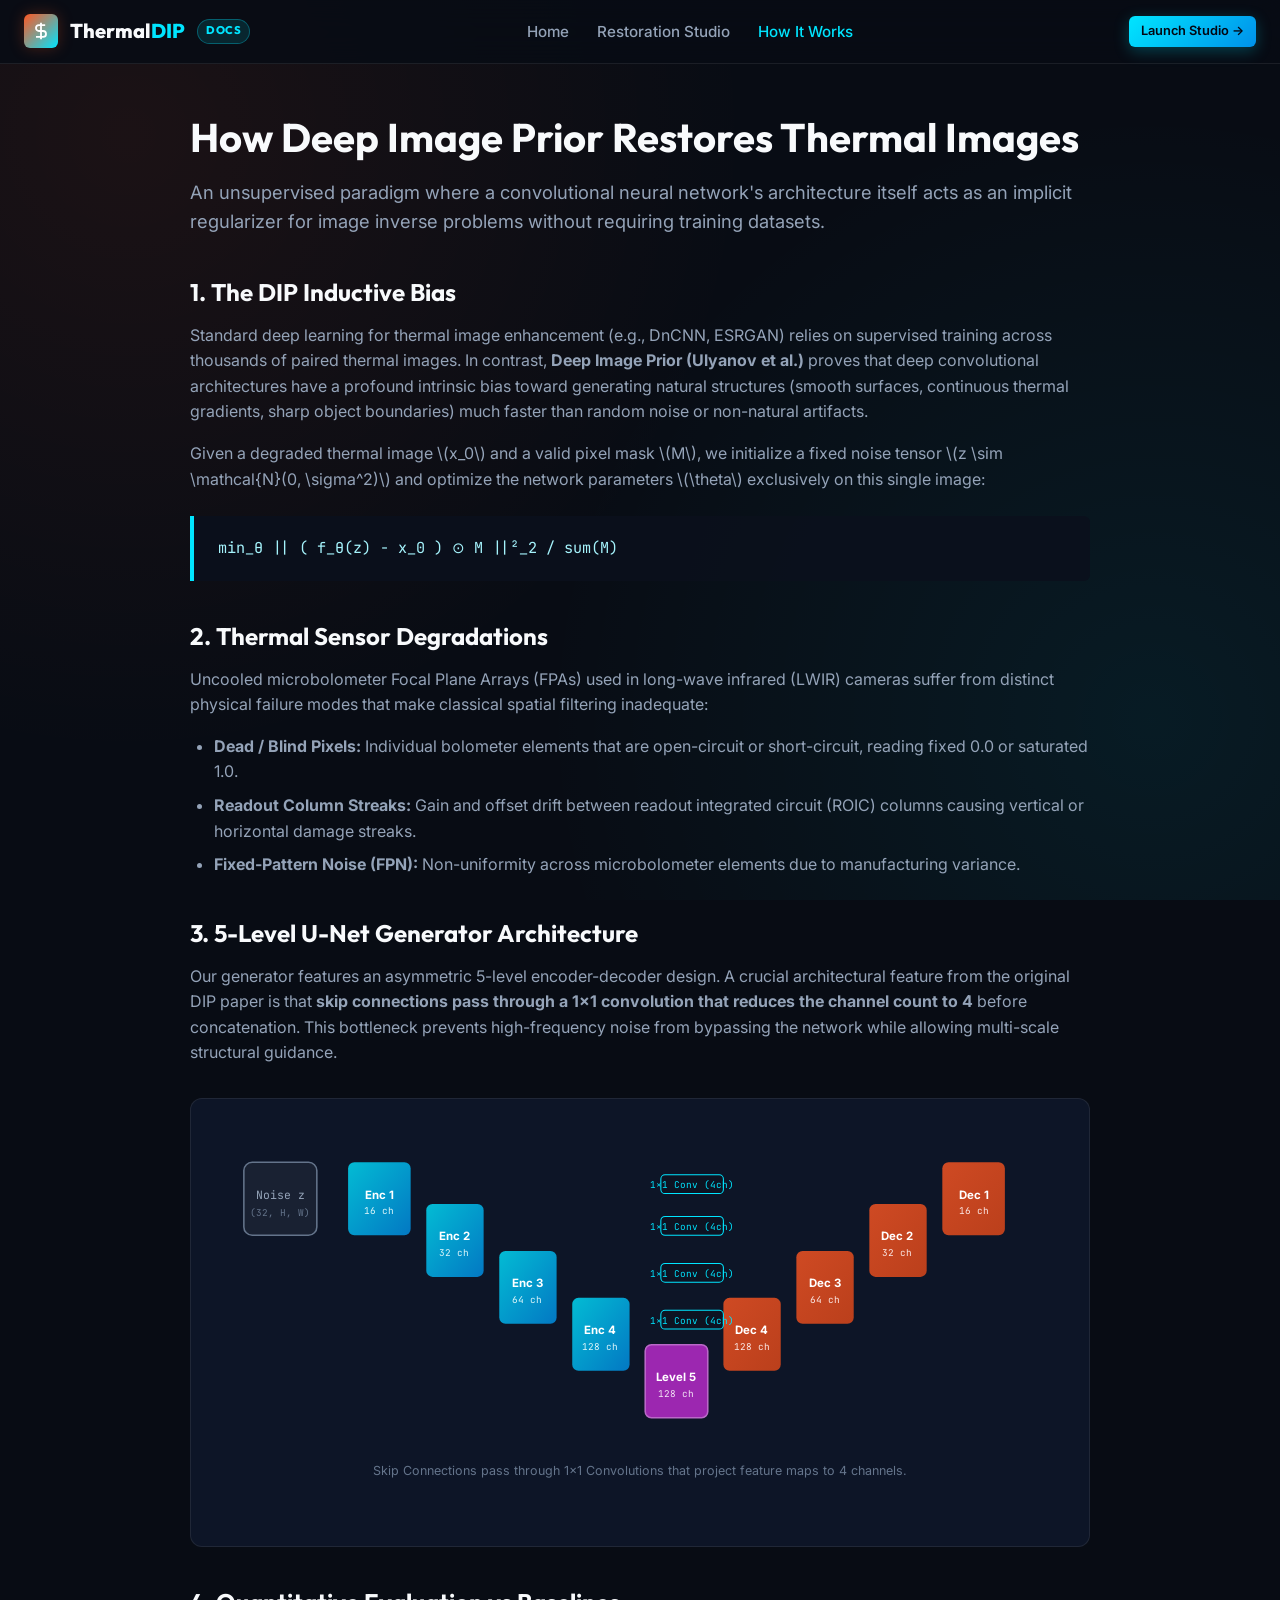
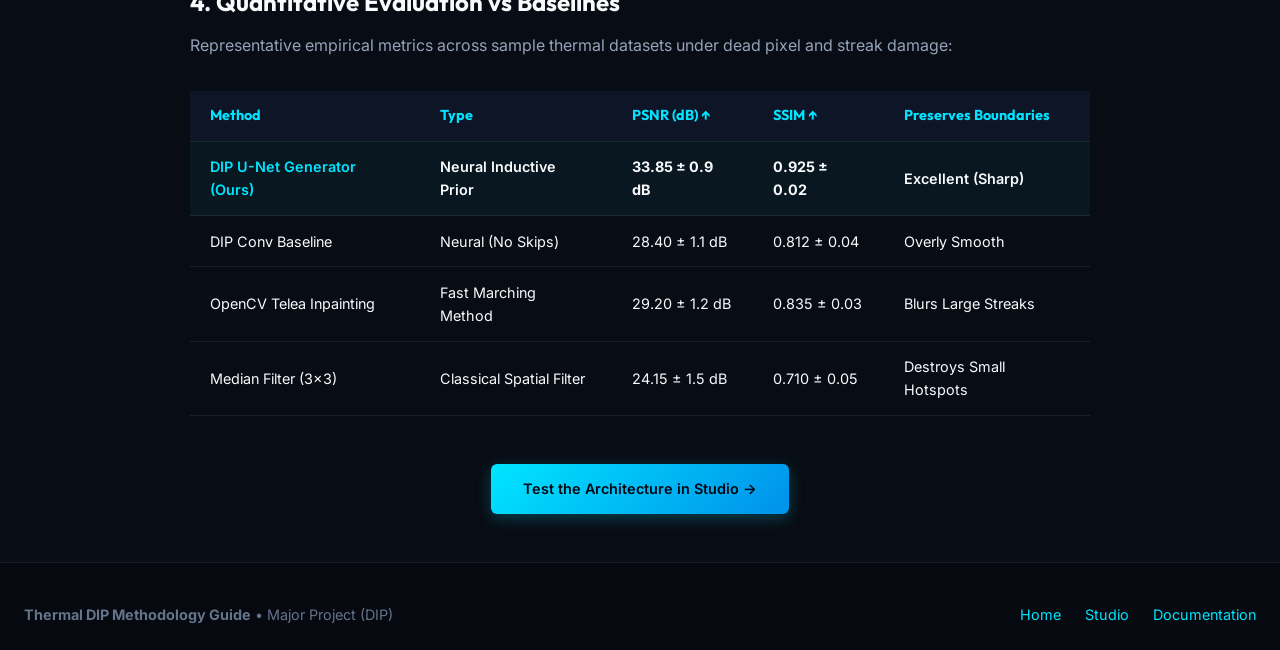
<file: frontend/how-it-works.html>
<!DOCTYPE html>
<html lang="en">
<head>
  <meta charset="UTF-8">
  <meta name="viewport" content="width=device-width, initial-scale=1.0">
  <title>How It Works | Deep Image Prior for Thermal Imaging</title>
  <meta name="description" content="Technical and mathematical breakdown of Deep Image Prior, 5-level U-Net architecture, and thermal image restoration.">
  <link rel="preconnect" href="https://fonts.googleapis.com">
  <link rel="preconnect" href="https://fonts.gstatic.com" crossorigin>
  <link href="https://fonts.googleapis.com/css2?family=Inter:wght@400;500;600;700&family=JetBrains+Mono:wght@400;500;700&family=Outfit:wght@600;700;800&display=swap" rel="stylesheet">
  <link rel="stylesheet" href="assets/css/theme.css">
  <link rel="stylesheet" href="assets/css/layout.css">
  <link rel="stylesheet" href="assets/css/components.css">
  <link rel="stylesheet" href="assets/css/pages.css">
</head>
<body>
  <div class="site-wrapper">
    <!-- Navbar -->
    <header class="site-navbar">
      <div class="container navbar-inner">
        <a href="index.html" class="brand-logo">
          <div class="brand-icon">
            <svg width="20" height="20" viewBox="0 0 24 24" fill="none" stroke="#fff" stroke-width="2.2">
              <path d="M12 2v20M17 5H9.5a3.5 3.5 0 0 0 0 7h5a3.5 3.5 0 0 1 0 7H6"/>
            </svg>
          </div>
          <span>Thermal<span style="color: var(--accent-cyan);">DIP</span></span>
          <span class="brand-badge">Docs</span>
        </a>

        <ul class="nav-links">
          <li><a href="index.html" class="nav-link">Home</a></li>
          <li><a href="restoration-studio.html" class="nav-link">Restoration Studio</a></li>
          <li><a href="how-it-works.html" class="nav-link active">How It Works</a></li>
        </ul>

        <div class="nav-actions">
          <a href="restoration-studio.html" class="btn btn-primary btn-sm">Launch Studio →</a>
        </div>
      </div>
    </header>

    <!-- Main Content -->
    <main class="container">
      <article class="content-section">
        <h1 style="font-size: 2.5rem; margin-bottom: 1rem;">
          How Deep Image Prior Restores Thermal Images
        </h1>
        <p style="font-size: 1.15rem; color: var(--text-secondary); margin-bottom: 2rem;">
          An unsupervised paradigm where a convolutional neural network's architecture itself acts as an implicit regularizer for image inverse problems without requiring training datasets.
        </p>

        <!-- Section 1: The Inductive Bias -->
        <h2 style="font-size: 1.5rem; margin-top: 2.5rem; margin-bottom: 1rem;">1. The DIP Inductive Bias</h2>
        <p style="color: var(--text-secondary); margin-bottom: 1rem;">
          Standard deep learning for thermal image enhancement (e.g., DnCNN, ESRGAN) relies on supervised training across thousands of paired thermal images. In contrast, <strong>Deep Image Prior (Ulyanov et al.)</strong> proves that deep convolutional architectures have a profound intrinsic bias toward generating natural structures (smooth surfaces, continuous thermal gradients, sharp object boundaries) much faster than random noise or non-natural artifacts.
        </p>
        <p style="color: var(--text-secondary);">
          Given a degraded thermal image \(x_0\) and a valid pixel mask \(M\), we initialize a fixed noise tensor \(z \sim \mathcal{N}(0, \sigma^2)\) and optimize the network parameters \(\theta\) exclusively on this single image:
        </p>

        <div class="math-card">
          min_θ  || ( f_θ(z) - x_0 ) ⊙ M ||²_2  /  sum(M)
        </div>

        <!-- Section 2: Sensor Degradations in Thermal Imaging -->
        <h2 style="font-size: 1.5rem; margin-top: 2.5rem; margin-bottom: 1rem;">2. Thermal Sensor Degradations</h2>
        <p style="color: var(--text-secondary); margin-bottom: 1rem;">
          Uncooled microbolometer Focal Plane Arrays (FPAs) used in long-wave infrared (LWIR) cameras suffer from distinct physical failure modes that make classical spatial filtering inadequate:
        </p>
        <ul style="color: var(--text-secondary); margin-left: 1.5rem; display: flex; flex-direction: column; gap: 0.5rem;">
          <li><strong>Dead / Blind Pixels:</strong> Individual bolometer elements that are open-circuit or short-circuit, reading fixed 0.0 or saturated 1.0.</li>
          <li><strong>Readout Column Streaks:</strong> Gain and offset drift between readout integrated circuit (ROIC) columns causing vertical or horizontal damage streaks.</li>
          <li><strong>Fixed-Pattern Noise (FPN):</strong> Non-uniformity across microbolometer elements due to manufacturing variance.</li>
        </ul>

        <!-- Section 3: 5-Level U-Net Architecture -->
        <h2 style="font-size: 1.5rem; margin-top: 2.5rem; margin-bottom: 1rem;">3. 5-Level U-Net Generator Architecture</h2>
        <p style="color: var(--text-secondary); margin-bottom: 1.5rem;">
          Our generator features an asymmetric 5-level encoder-decoder design. A crucial architectural feature from the original DIP paper is that <strong>skip connections pass through a 1×1 convolution that reduces the channel count to 4</strong> before concatenation. This bottleneck prevents high-frequency noise from bypassing the network while allowing multi-scale structural guidance.
        </p>

        <!-- SVG Architecture Diagram -->
        <div class="unet-diagram-box">
          <svg viewBox="0 0 800 360" width="100%" height="auto" xmlns="http://www.w3.org/2000/svg">
            <defs>
              <linearGradient id="encGrad" x1="0%" y1="0%" x2="100%" y2="100%">
                <stop offset="0%" stop-color="#00e5ff" stop-opacity="0.8"/>
                <stop offset="100%" stop-color="#0091ea" stop-opacity="0.8"/>
              </linearGradient>
              <linearGradient id="decGrad" x1="0%" y1="0%" x2="100%" y2="100%">
                <stop offset="0%" stop-color="#ff5722" stop-opacity="0.8"/>
                <stop offset="100%" stop-color="#e64a19" stop-opacity="0.8"/>
              </linearGradient>
              <linearGradient id="skipGrad" x1="0%" y1="0%" x2="100%" y2="0%">
                <stop offset="0%" stop-color="#00e5ff"/>
                <stop offset="100%" stop-color="#ff5722"/>
              </linearGradient>
            </defs>

            <!-- Noise Input -->
            <rect x="20" y="30" width="70" height="70" rx="8" fill="rgba(255,255,255,0.05)" stroke="#64748b" stroke-width="1.5"/>
            <text x="55" y="65" fill="#94a3b8" font-family="JetBrains Mono" font-size="11" text-anchor="middle">Noise z</text>
            <text x="55" y="82" fill="#64748b" font-family="JetBrains Mono" font-size="9" text-anchor="middle">(32, H, W)</text>

            <!-- Encoder Blocks -->
            <!-- Level 1 -->
            <rect x="120" y="30" width="60" height="70" rx="6" fill="url(#encGrad)"/>
            <text x="150" y="65" fill="#fff" font-family="Inter" font-weight="700" font-size="11" text-anchor="middle">Enc 1</text>
            <text x="150" y="80" fill="#e0f7fa" font-family="JetBrains Mono" font-size="9" text-anchor="middle">16 ch</text>

            <!-- Level 2 -->
            <rect x="195" y="70" width="55" height="70" rx="6" fill="url(#encGrad)"/>
            <text x="222" y="105" fill="#fff" font-family="Inter" font-weight="700" font-size="11" text-anchor="middle">Enc 2</text>
            <text x="222" y="120" fill="#e0f7fa" font-family="JetBrains Mono" font-size="9" text-anchor="middle">32 ch</text>

            <!-- Level 3 -->
            <rect x="265" y="115" width="55" height="70" rx="6" fill="url(#encGrad)"/>
            <text x="292" y="150" fill="#fff" font-family="Inter" font-weight="700" font-size="11" text-anchor="middle">Enc 3</text>
            <text x="292" y="165" fill="#e0f7fa" font-family="JetBrains Mono" font-size="9" text-anchor="middle">64 ch</text>

            <!-- Level 4 -->
            <rect x="335" y="160" width="55" height="70" rx="6" fill="url(#encGrad)"/>
            <text x="362" y="195" fill="#fff" font-family="Inter" font-weight="700" font-size="11" text-anchor="middle">Enc 4</text>
            <text x="362" y="210" fill="#e0f7fa" font-family="JetBrains Mono" font-size="9" text-anchor="middle">128 ch</text>

            <!-- Bottleneck Level 5 -->
            <rect x="405" y="205" width="60" height="70" rx="6" fill="#9c27b0" stroke="#ba68c8" stroke-width="1.5"/>
            <text x="435" y="240" fill="#fff" font-family="Inter" font-weight="700" font-size="11" text-anchor="middle">Level 5</text>
            <text x="435" y="255" fill="#f3e5f5" font-family="JetBrains Mono" font-size="9" text-anchor="middle">128 ch</text>

            <!-- Decoder Blocks -->
            <!-- Dec 4 -->
            <rect x="480" y="160" width="55" height="70" rx="6" fill="url(#decGrad)"/>
            <text x="507" y="195" fill="#fff" font-family="Inter" font-weight="700" font-size="11" text-anchor="middle">Dec 4</text>
            <text x="507" y="210" fill="#fbe9e7" font-family="JetBrains Mono" font-size="9" text-anchor="middle">128 ch</text>

            <!-- Dec 3 -->
            <rect x="550" y="115" width="55" height="70" rx="6" fill="url(#decGrad)"/>
            <text x="577" y="150" fill="#fff" font-family="Inter" font-weight="700" font-size="11" text-anchor="middle">Dec 3</text>
            <text x="577" y="165" fill="#fbe9e7" font-family="JetBrains Mono" font-size="9" text-anchor="middle">64 ch</text>

            <!-- Dec 2 -->
            <rect x="620" y="70" width="55" height="70" rx="6" fill="url(#decGrad)"/>
            <text x="647" y="105" fill="#fff" font-family="Inter" font-weight="700" font-size="11" text-anchor="middle">Dec 2</text>
            <text x="647" y="120" fill="#fbe9e7" font-family="JetBrains Mono" font-size="9" text-anchor="middle">32 ch</text>

            <!-- Dec 1 -->
            <rect x="690" y="30" width="60" height="70" rx="6" fill="url(#decGrad)"/>
            <text x="720" y="65" fill="#fff" font-family="Inter" font-weight="700" font-size="11" text-anchor="middle">Dec 1</text>
            <text x="720" y="80" fill="#fbe9e7" font-family="JetBrains Mono" font-size="9" text-anchor="middle">16 ch</text>

            <!-- 1x1 Skip Connections (4 channels bottleneck) -->
            <path d="M 180 50 L 690 50" stroke="url(#skipGrad)" stroke-width="2" stroke-dasharray="4,4"/>
            <rect x="420" y="42" width="60" height="18" rx="4" fill="#0d1322" stroke="var(--accent-cyan)" stroke-width="1"/>
            <text x="450" y="55" fill="#00e5ff" font-family="JetBrains Mono" font-size="9" text-anchor="middle">1×1 Conv (4ch)</text>

            <path d="M 250 90 L 620 90" stroke="url(#skipGrad)" stroke-width="2" stroke-dasharray="4,4"/>
            <rect x="420" y="82" width="60" height="18" rx="4" fill="#0d1322" stroke="var(--accent-cyan)" stroke-width="1"/>
            <text x="450" y="95" fill="#00e5ff" font-family="JetBrains Mono" font-size="9" text-anchor="middle">1×1 Conv (4ch)</text>

            <path d="M 320 135 L 550 135" stroke="url(#skipGrad)" stroke-width="2" stroke-dasharray="4,4"/>
            <rect x="420" y="127" width="60" height="18" rx="4" fill="#0d1322" stroke="var(--accent-cyan)" stroke-width="1"/>
            <text x="450" y="140" fill="#00e5ff" font-family="JetBrains Mono" font-size="9" text-anchor="middle">1×1 Conv (4ch)</text>

            <path d="M 390 180 L 480 180" stroke="url(#skipGrad)" stroke-width="2" stroke-dasharray="4,4"/>
            <rect x="420" y="172" width="60" height="18" rx="4" fill="#0d1322" stroke="var(--accent-cyan)" stroke-width="1"/>
            <text x="450" y="185" fill="#00e5ff" font-family="JetBrains Mono" font-size="9" text-anchor="middle">1×1 Conv (4ch)</text>

            <text x="400" y="330" fill="#64748b" font-family="Inter" font-size="12" text-anchor="middle">
              Skip Connections pass through 1×1 Convolutions that project feature maps to 4 channels.
            </text>
          </svg>
        </div>

        <!-- Section 4: Quantitative Benchmark Table -->
        <h2 style="font-size: 1.5rem; margin-top: 2.5rem; margin-bottom: 1rem;">4. Quantitative Evaluation vs Baselines</h2>
        <p style="color: var(--text-secondary); margin-bottom: 1rem;">
          Representative empirical metrics across sample thermal datasets under dead pixel and streak damage:
        </p>

        <div class="table-responsive">
          <table class="benchmark-table">
            <thead>
              <tr>
                <th>Method</th>
                <th>Type</th>
                <th>PSNR (dB) ↑</th>
                <th>SSIM ↑</th>
                <th>Preserves Boundaries</th>
              </tr>
            </thead>
            <tbody>
              <tr style="background: rgba(0, 229, 255, 0.05); font-weight: 600;">
                <td style="color: var(--accent-cyan);">DIP U-Net Generator (Ours)</td>
                <td>Neural Inductive Prior</td>
                <td><strong>33.85 ± 0.9 dB</strong></td>
                <td><strong>0.925 ± 0.02</strong></td>
                <td>Excellent (Sharp)</td>
              </tr>
              <tr>
                <td>DIP Conv Baseline</td>
                <td>Neural (No Skips)</td>
                <td>28.40 ± 1.1 dB</td>
                <td>0.812 ± 0.04</td>
                <td>Overly Smooth</td>
              </tr>
              <tr>
                <td>OpenCV Telea Inpainting</td>
                <td>Fast Marching Method</td>
                <td>29.20 ± 1.2 dB</td>
                <td>0.835 ± 0.03</td>
                <td>Blurs Large Streaks</td>
              </tr>
              <tr>
                <td>Median Filter (3×3)</td>
                <td>Classical Spatial Filter</td>
                <td>24.15 ± 1.5 dB</td>
                <td>0.710 ± 0.05</td>
                <td>Destroys Small Hotspots</td>
              </tr>
            </tbody>
          </table>
        </div>

        <div style="text-align: center; margin: 3rem 0;">
          <a href="restoration-studio.html" class="btn btn-primary" style="padding: 0.85rem 2rem;">
            Test the Architecture in Studio →
          </a>
        </div>
      </article>
    </main>

    <!-- Footer -->
    <footer class="site-footer">
      <div class="container footer-inner">
        <div>
          <strong>Thermal DIP Methodology Guide</strong> • Major Project (DIP)
        </div>
        <ul class="footer-links">
          <li><a href="index.html">Home</a></li>
          <li><a href="restoration-studio.html">Studio</a></li>
          <li><a href="how-it-works.html">Documentation</a></li>
        </ul>
      </div>
    </footer>
  </div>
</body>
</html>
</file>
<file: frontend/assets/css/theme.css>
/* Design Tokens & Theme Variables */
:root {
  --bg-main: #080c14;
  --bg-card: rgba(15, 23, 42, 0.75);
  --bg-card-hover: rgba(24, 34, 58, 0.85);
  --bg-input: rgba(10, 16, 30, 0.8);
  --border-card: rgba(255, 255, 255, 0.08);
  --border-focus: rgba(0, 229, 255, 0.4);
  
  /* Primary & Accent Colors */
  --accent-cyan: #00e5ff;
  --accent-cyan-glow: rgba(0, 229, 255, 0.25);
  --accent-orange: #ff5722;
  --accent-orange-glow: rgba(255, 87, 34, 0.25);
  --accent-purple: #9c27b0;
  --accent-green: #00e676;
  --accent-red: #ff1744;
  
  /* Text */
  --text-primary: #f8fafc;
  --text-secondary: #94a3b8;
  --text-muted: #64748b;
  
  /* Typography */
  --font-sans: 'Inter', system-ui, -apple-system, sans-serif;
  --font-display: 'Outfit', 'Inter', system-ui, sans-serif;
  --font-mono: 'JetBrains Mono', 'Fira Code', monospace;
  
  /* Elevation & Glassmorphism */
  --glass-blur: blur(16px);
  --shadow-card: 0 10px 30px -10px rgba(0, 0, 0, 0.5);
  --shadow-glow: 0 0 25px rgba(0, 229, 255, 0.15);
  --radius-sm: 6px;
  --radius-md: 12px;
  --radius-lg: 18px;
  --radius-pill: 9999px;
  --transition-fast: 0.2s cubic-bezier(0.4, 0, 0.2, 1);
  --transition-normal: 0.3s cubic-bezier(0.4, 0, 0.2, 1);
}

* {
  box-sizing: border-box;
  margin: 0;
  padding: 0;
}

body {
  background-color: var(--bg-main);
  background-image: 
    radial-gradient(circle at 10% 15%, rgba(255, 87, 34, 0.08) 0%, transparent 45%),
    radial-gradient(circle at 90% 80%, rgba(0, 229, 255, 0.07) 0%, transparent 45%),
    linear-gradient(180deg, rgba(8, 12, 20, 0) 0%, rgba(8, 12, 20, 1) 100%);
  background-attachment: fixed;
  color: var(--text-primary);
  font-family: var(--font-sans);
  min-height: 100vh;
  line-height: 1.6;
  -webkit-font-smoothing: antialiased;
}

h1, h2, h3, h4, h5 {
  font-family: var(--font-display);
  font-weight: 700;
  color: var(--text-primary);
  line-height: 1.25;
}

a {
  color: var(--accent-cyan);
  text-decoration: none;
  transition: color var(--transition-fast);
}

a:hover {
  color: #33ebff;
}

code, pre {
  font-family: var(--font-mono);
}
</file>
<file: frontend/assets/css/layout.css>
/* Layout & Structural Components */
.site-wrapper {
  display: flex;
  flex-direction: column;
  min-height: 100vh;
}

.container {
  width: 100%;
  max-width: 1320px;
  margin: 0 auto;
  padding: 0 1.5rem;
}

/* Navbar */
.site-navbar {
  position: sticky;
  top: 0;
  z-index: 100;
  background: rgba(8, 12, 20, 0.85);
  backdrop-filter: var(--glass-blur);
  border-bottom: 1px solid var(--border-card);
  padding: 0.9rem 0;
}

.navbar-inner {
  display: flex;
  align-items: center;
  justify-content: space-between;
  gap: 1.5rem;
}

.brand-logo {
  display: flex;
  align-items: center;
  gap: 0.75rem;
  font-family: var(--font-display);
  font-size: 1.25rem;
  font-weight: 800;
  color: var(--text-primary);
  text-decoration: none;
}

.brand-icon {
  width: 34px;
  height: 34px;
  border-radius: var(--radius-sm);
  background: linear-gradient(135deg, var(--accent-orange), var(--accent-cyan));
  display: flex;
  align-items: center;
  justify-content: center;
  box-shadow: 0 0 15px var(--accent-orange-glow);
}

.brand-badge {
  font-size: 0.7rem;
  text-transform: uppercase;
  letter-spacing: 0.05em;
  padding: 0.15rem 0.5rem;
  background: rgba(0, 229, 255, 0.12);
  color: var(--accent-cyan);
  border: 1px solid rgba(0, 229, 255, 0.3);
  border-radius: var(--radius-pill);
}

.nav-links {
  display: flex;
  align-items: center;
  gap: 1.75rem;
  list-style: none;
}

.nav-link {
  font-size: 0.95rem;
  font-weight: 500;
  color: var(--text-secondary);
  transition: all var(--transition-fast);
}

.nav-link:hover, .nav-link.active {
  color: var(--accent-cyan);
}

.nav-actions {
  display: flex;
  align-items: center;
  gap: 1rem;
}

/* Footer */
.site-footer {
  margin-top: auto;
  border-top: 1px solid var(--border-card);
  padding: 2.5rem 0 1.5rem 0;
  background: rgba(6, 9, 15, 0.9);
  color: var(--text-muted);
  font-size: 0.9rem;
}

.footer-inner {
  display: flex;
  justify-content: space-between;
  align-items: center;
  flex-wrap: wrap;
  gap: 1.5rem;
}

.footer-links {
  display: flex;
  gap: 1.5rem;
  list-style: none;
}

@media (max-width: 768px) {
  .nav-links {
    display: none;
  }
}
</file>
<file: frontend/assets/css/components.css>
/* Interactive UI Components & Glassmorphism Cards */

.card {
  background: var(--bg-card);
  backdrop-filter: var(--glass-blur);
  border: 1px solid var(--border-card);
  border-radius: var(--radius-md);
  padding: 1.5rem;
  box-shadow: var(--shadow-card);
  transition: transform var(--transition-fast), border-color var(--transition-fast);
}

.card:hover {
  border-color: rgba(255, 255, 255, 0.15);
}

.card-title {
  font-size: 1.15rem;
  font-weight: 600;
  margin-bottom: 1rem;
  display: flex;
  align-items: center;
  gap: 0.5rem;
}

/* Status Pill */
.status-pill {
  display: inline-flex;
  align-items: center;
  gap: 0.5rem;
  padding: 0.35rem 0.85rem;
  border-radius: var(--radius-pill);
  font-size: 0.8rem;
  font-weight: 500;
  background: rgba(15, 23, 42, 0.8);
  border: 1px solid var(--border-card);
}

.status-dot {
  width: 8px;
  height: 8px;
  border-radius: 50%;
  background: var(--text-muted);
}

.status-dot.online {
  background: var(--accent-green);
  box-shadow: 0 0 10px rgba(0, 230, 118, 0.6);
}

.status-dot.offline {
  background: var(--accent-red);
}

.status-dot.busy {
  background: var(--accent-orange);
  animation: pulse 1.5s infinite;
}

@keyframes pulse {
  0% { transform: scale(0.9); opacity: 0.6; }
  50% { transform: scale(1.2); opacity: 1; }
  100% { transform: scale(0.9); opacity: 0.6; }
}

/* Buttons */
.btn {
  display: inline-flex;
  align-items: center;
  justify-content: center;
  gap: 0.5rem;
  padding: 0.65rem 1.25rem;
  font-family: var(--font-sans);
  font-size: 0.9rem;
  font-weight: 600;
  border-radius: var(--radius-sm);
  cursor: pointer;
  border: none;
  transition: all var(--transition-fast);
}

.btn-primary {
  background: linear-gradient(135deg, var(--accent-cyan), #0091ea);
  color: #030712;
  box-shadow: 0 4px 15px var(--accent-cyan-glow);
}

.btn-primary:hover {
  transform: translateY(-1px);
  box-shadow: 0 6px 20px rgba(0, 229, 255, 0.4);
}

.btn-primary:disabled {
  opacity: 0.4;
  cursor: not-allowed;
  transform: none;
}

.btn-danger {
  background: rgba(255, 23, 68, 0.15);
  color: #ff5252;
  border: 1px solid rgba(255, 23, 68, 0.4);
}

.btn-danger:hover {
  background: rgba(255, 23, 68, 0.25);
}

.btn-secondary {
  background: rgba(255, 255, 255, 0.05);
  color: var(--text-primary);
  border: 1px solid var(--border-card);
}

.btn-secondary:hover {
  background: rgba(255, 255, 255, 0.1);
  border-color: rgba(255, 255, 255, 0.2);
}

.btn-sm {
  padding: 0.35rem 0.75rem;
  font-size: 0.8rem;
}

/* Inputs & Form Controls */
.form-group {
  margin-bottom: 1.1rem;
}

.form-label {
  display: block;
  font-size: 0.85rem;
  font-weight: 500;
  color: var(--text-secondary);
  margin-bottom: 0.4rem;
}

.form-control, .form-select {
  width: 100%;
  padding: 0.6rem 0.85rem;
  background: var(--bg-input);
  border: 1px solid var(--border-card);
  border-radius: var(--radius-sm);
  color: var(--text-primary);
  font-family: var(--font-sans);
  font-size: 0.9rem;
  outline: none;
  transition: border-color var(--transition-fast);
}

.form-control:focus, .form-select:focus {
  border-color: var(--border-focus);
  box-shadow: 0 0 10px var(--accent-cyan-glow);
}

/* Progress Bar */
.progress-container {
  margin: 1.25rem 0;
}

.progress-header {
  display: flex;
  justify-content: space-between;
  font-size: 0.85rem;
  margin-bottom: 0.4rem;
  color: var(--text-secondary);
}

.progress-track {
  width: 100%;
  height: 8px;
  background: rgba(255, 255, 255, 0.05);
  border-radius: var(--radius-pill);
  overflow: hidden;
}

.progress-fill {
  height: 100%;
  width: 0%;
  background: linear-gradient(90deg, var(--accent-cyan), var(--accent-orange));
  border-radius: var(--radius-pill);
  transition: width 0.3s ease;
}

/* Metrics Badges & Stats */
.stat-card {
  background: rgba(10, 16, 28, 0.6);
  border: 1px solid var(--border-card);
  border-radius: var(--radius-sm);
  padding: 1rem;
  text-align: center;
}

.stat-value {
  font-family: var(--font-mono);
  font-size: 1.5rem;
  font-weight: 700;
  color: var(--accent-cyan);
}

.stat-label {
  font-size: 0.75rem;
  text-transform: uppercase;
  color: var(--text-muted);
  letter-spacing: 0.05em;
  margin-top: 0.2rem;
}

/* Before / After Split Slider & Side-by-Side View */
.slider-container {
  position: relative;
  width: 100%;
  aspect-ratio: 1 / 1;
  max-width: 640px;
  margin: 0 auto;
  border-radius: var(--radius-md);
  overflow: hidden;
  box-shadow: var(--shadow-card);
  border: 1px solid var(--border-card);
  user-select: none;
  background: #000;
}

.slider-img {
  position: absolute;
  top: 0;
  left: 0;
  width: 100%;
  height: 100%;
  object-fit: contain;
  display: block;
}

.slider-img-before {
  z-index: 1;
}

.slider-img-after {
  z-index: 2;
  clip-path: inset(0 0 0 var(--slider-split, 50%));
}

.slider-handle {
  position: absolute;
  top: 0;
  bottom: 0;
  left: var(--slider-split, 50%);
  width: 2px;
  background: var(--accent-cyan);
  box-shadow: 0 0 10px var(--accent-cyan);
  cursor: ew-resize;
  z-index: 10;
  transform: translateX(-50%);
}

.slider-button {
  position: absolute;
  top: 50%;
  left: 50%;
  transform: translate(-50%, -50%);
  width: 32px;
  height: 32px;
  background: #080c14;
  border: 2px solid var(--accent-cyan);
  border-radius: 50%;
  display: flex;
  align-items: center;
  justify-content: center;
  box-shadow: 0 0 10px rgba(0, 229, 255, 0.4);
}

.slider-badge {
  position: absolute;
  top: 10px;
  padding: 0.25rem 0.65rem;
  font-size: 0.72rem;
  font-weight: 700;
  text-transform: uppercase;
  letter-spacing: 0.05em;
  border-radius: var(--radius-pill);
  backdrop-filter: blur(8px);
  z-index: 5;
  pointer-events: none;
}

.badge-left {
  left: 10px;
  background: rgba(0, 229, 255, 0.2);
  border: 1px solid rgba(0, 229, 255, 0.5);
  color: var(--accent-cyan);
}

.badge-right {
  right: 10px;
  background: rgba(0, 229, 255, 0.25);
  border: 1px solid rgba(0, 229, 255, 0.6);
  color: var(--accent-cyan);
}

/* Side-by-Side & Tri-Image Comparison Views */
.sidebyside-container {
  display: grid;
  grid-template-columns: 1fr 1fr;
  gap: 1.25rem;
  width: 100%;
  margin: 0 auto;
}

@media (max-width: 680px) {
  .sidebyside-container {
    grid-template-columns: 1fr;
  }
}

.tri-image-container {
  display: grid;
  grid-template-columns: repeat(3, 1fr);
  gap: 1rem;
  width: 100%;
  margin: 0 auto;
}

@media (max-width: 800px) {
  .tri-image-container {
    grid-template-columns: 1fr;
  }
}

.sidebyside-box {
  background: #000;
  border: 1px solid var(--border-card);
  border-radius: var(--radius-md);
  overflow: hidden;
  display: flex;
  flex-direction: column;
  box-shadow: 0 4px 20px rgba(0, 0, 0, 0.5);
}

.sidebyside-header {
  padding: 0.55rem 0.75rem;
  font-size: 0.72rem;
  font-weight: 700;
  letter-spacing: 0.05em;
  text-align: center;
  text-transform: uppercase;
}

.sidebyside-header.header-original {
  background: rgba(124, 77, 255, 0.18);
  color: #b388ff;
  border-bottom: 1px solid rgba(124, 77, 255, 0.35);
}

.sidebyside-header.header-degraded {
  background: rgba(0, 229, 255, 0.14);
  color: var(--accent-cyan);
  border-bottom: 1px solid rgba(0, 229, 255, 0.3);
}

.sidebyside-header.header-restored {
  background: rgba(0, 229, 255, 0.2);
  color: var(--accent-cyan);
  border-bottom: 1px solid rgba(0, 229, 255, 0.4);
}

.sidebyside-img {
  width: 100%;
  aspect-ratio: 1 / 1;
  object-fit: contain;
  display: block;
  background: #050810;
}

/* Modal */
.modal-backdrop {
  position: fixed;
  top: 0;
  left: 0;
  right: 0;
  bottom: 0;
  background: rgba(0, 0, 0, 0.75);
  backdrop-filter: var(--glass-blur);
  display: none;
  align-items: center;
  justify-content: center;
  z-index: 1000;
}

.modal-backdrop.active {
  display: flex;
}

.modal-box {
  background: #0d1322;
  border: 1px solid var(--border-card);
  border-radius: var(--radius-md);
  padding: 2rem;
  max-width: 500px;
  width: 90%;
  box-shadow: 0 20px 40px rgba(0, 0, 0, 0.7);
}

/* Auto-Detect Banner & Accordion */
.auto-detect-badge {
  display: inline-flex;
  align-items: center;
  gap: 0.4rem;
  padding: 0.25rem 0.65rem;
  background: rgba(0, 229, 255, 0.12);
  border: 1px solid rgba(0, 229, 255, 0.3);
  color: var(--accent-cyan);
  border-radius: var(--radius-pill);
  font-size: 0.75rem;
  font-weight: 600;
}

.auto-detect-banner {
  background: rgba(15, 23, 42, 0.85);
  border: 1px solid rgba(0, 229, 255, 0.2);
  border-radius: var(--radius-sm);
  padding: 0.85rem;
  margin-bottom: 1.25rem;
  transition: all var(--transition-fast);
}

.auto-detect-banner:hover {
  border-color: rgba(0, 229, 255, 0.4);
}

.accordion-details {
  border: 1px solid var(--border-card);
  border-radius: var(--radius-sm);
  background: rgba(10, 16, 28, 0.6);
  margin-top: 1rem;
  overflow: hidden;
  transition: border-color var(--transition-fast);
}

.accordion-details[open] {
  border-color: rgba(0, 229, 255, 0.3);
}

.accordion-summary {
  padding: 0.75rem 1rem;
  font-size: 0.85rem;
  font-weight: 600;
  color: var(--text-secondary);
  cursor: pointer;
  user-select: none;
  display: flex;
  align-items: center;
  justify-content: space-between;
  list-style: none;
  transition: color var(--transition-fast);
}

.accordion-summary::-webkit-details-marker {
  display: none;
}

.accordion-summary:hover {
  color: var(--text-primary);
}

.accordion-body {
  padding: 1rem;
  border-top: 1px solid var(--border-card);
  display: flex;
  flex-direction: column;
  gap: 0.85rem;
  background: rgba(8, 12, 20, 0.4);
}
</file>
<file: frontend/assets/css/pages.css>
/* Page-Specific Styles */

/* ===============================
   Landing Page Styles
================================ */
.hero-section {
  padding: 5rem 0 3.5rem 0;
  text-align: center;
}

.hero-pill {
  display: inline-flex;
  align-items: center;
  gap: 0.5rem;
  padding: 0.4rem 1rem;
  border-radius: var(--radius-pill);
  background: rgba(0, 229, 255, 0.1);
  border: 1px solid rgba(0, 229, 255, 0.3);
  color: var(--accent-cyan);
  font-size: 0.85rem;
  font-weight: 600;
  margin-bottom: 1.5rem;
}

.hero-title {
  font-size: 3.25rem;
  max-width: 900px;
  margin: 0 auto 1.5rem auto;
  letter-spacing: -0.02em;
}

.hero-title .gradient-text {
  background: linear-gradient(135deg, var(--accent-cyan), var(--accent-orange));
  -webkit-background-clip: text;
  -webkit-text-fill-color: transparent;
}

.hero-subtitle {
  font-size: 1.2rem;
  color: var(--text-secondary);
  max-width: 720px;
  margin: 0 auto 2.5rem auto;
}

.hero-actions {
  display: flex;
  justify-content: center;
  gap: 1.25rem;
  flex-wrap: wrap;
}

.features-grid {
  display: grid;
  grid-template-columns: repeat(auto-fit, minmax(320px, 1fr));
  gap: 2rem;
  margin: 4rem 0;
}

.feature-icon-box {
  width: 48px;
  height: 48px;
  border-radius: var(--radius-sm);
  background: rgba(0, 229, 255, 0.1);
  border: 1px solid rgba(0, 229, 255, 0.3);
  color: var(--accent-cyan);
  display: flex;
  align-items: center;
  justify-content: center;
  margin-bottom: 1.25rem;
}

/* ===============================
   Restoration Studio Styles
================================ */
.studio-layout {
  display: grid;
  grid-template-columns: 330px 1fr;
  gap: 1.5rem;
  margin: 1.5rem 0 3rem 0;
}

@media (max-width: 980px) {
  .studio-layout {
    grid-template-columns: 1fr;
  }
}

.studio-panel {
  display: flex;
  flex-direction: column;
  gap: 1.25rem;
}

.canvas-wrapper {
  position: relative;
  width: 100%;
  aspect-ratio: 1 / 1;
  max-width: 500px;
  margin: 0 auto;
  border-radius: var(--radius-md);
  border: 1px solid var(--border-card);
  overflow: hidden;
  background: #000;
}

.drawing-canvas {
  position: absolute;
  top: 0;
  left: 0;
  width: 100%;
  height: 100%;
  cursor: crosshair;
  z-index: 10;
}

.canvas-tools-bar {
  display: flex;
  gap: 0.5rem;
  align-items: center;
  flex-wrap: wrap;
  padding: 0.5rem;
  background: rgba(10, 16, 28, 0.8);
  border-radius: var(--radius-sm);
  border: 1px solid var(--border-card);
}

.metrics-grid {
  display: grid;
  grid-template-columns: repeat(2, 1fr);
  gap: 0.75rem;
}

/* ===============================
   How It Works Styles
================================ */
.content-section {
  max-width: 900px;
  margin: 3rem auto;
}

.math-card {
  background: rgba(10, 16, 28, 0.9);
  border-left: 4px solid var(--accent-cyan);
  padding: 1.25rem 1.5rem;
  border-radius: 0 var(--radius-sm) var(--radius-sm) 0;
  font-family: var(--font-mono);
  font-size: 0.95rem;
  margin: 1.5rem 0;
  color: #a5f3fc;
}

.unet-diagram-box {
  background: rgba(15, 23, 42, 0.9);
  border: 1px solid var(--border-card);
  border-radius: var(--radius-md);
  padding: 2rem;
  text-align: center;
  margin: 2rem 0;
}

.table-responsive {
  overflow-x: auto;
  margin: 2rem 0;
}

.benchmark-table {
  width: 100%;
  border-collapse: collapse;
  font-size: 0.9rem;
}

.benchmark-table th, .benchmark-table td {
  padding: 0.85rem 1.25rem;
  text-align: left;
  border-bottom: 1px solid var(--border-card);
}

.benchmark-table th {
  background: rgba(15, 23, 42, 0.9);
  color: var(--accent-cyan);
  font-family: var(--font-display);
}

.benchmark-table tr:hover td {
  background: rgba(255, 255, 255, 0.02);
}
</file>
